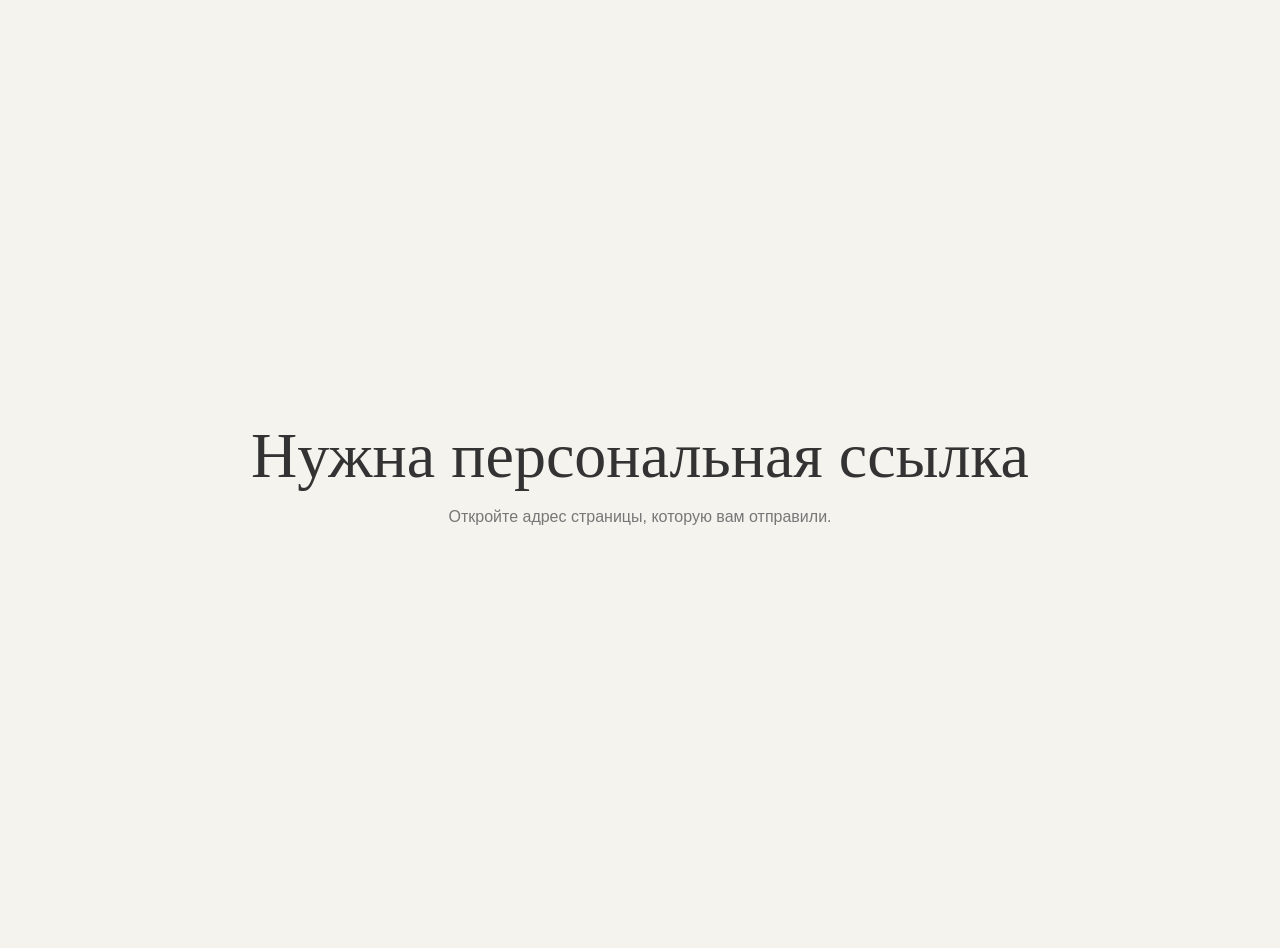
<file: index.html>
<!doctype html><html lang="ru"><head><meta charset="utf-8"><meta name="viewport" content="width=device-width,initial-scale=1"><meta name="robots" content="noindex,nofollow"><title>Персональная ссылка</title><style>body{min-height:100vh;display:grid;place-items:center;margin:0;background:#f5f3ee;color:#333;font:16px Arial,sans-serif;text-align:center;padding:24px}h1{font:normal clamp(36px,6vw,64px) Georgia,serif;margin:0 0 12px}p{margin:0;color:#777;line-height:1.5}</style></head><body><main><h1>Нужна персональная ссылка</h1><p>Откройте адрес страницы, которую вам отправили.</p></main></body></html>
</file>
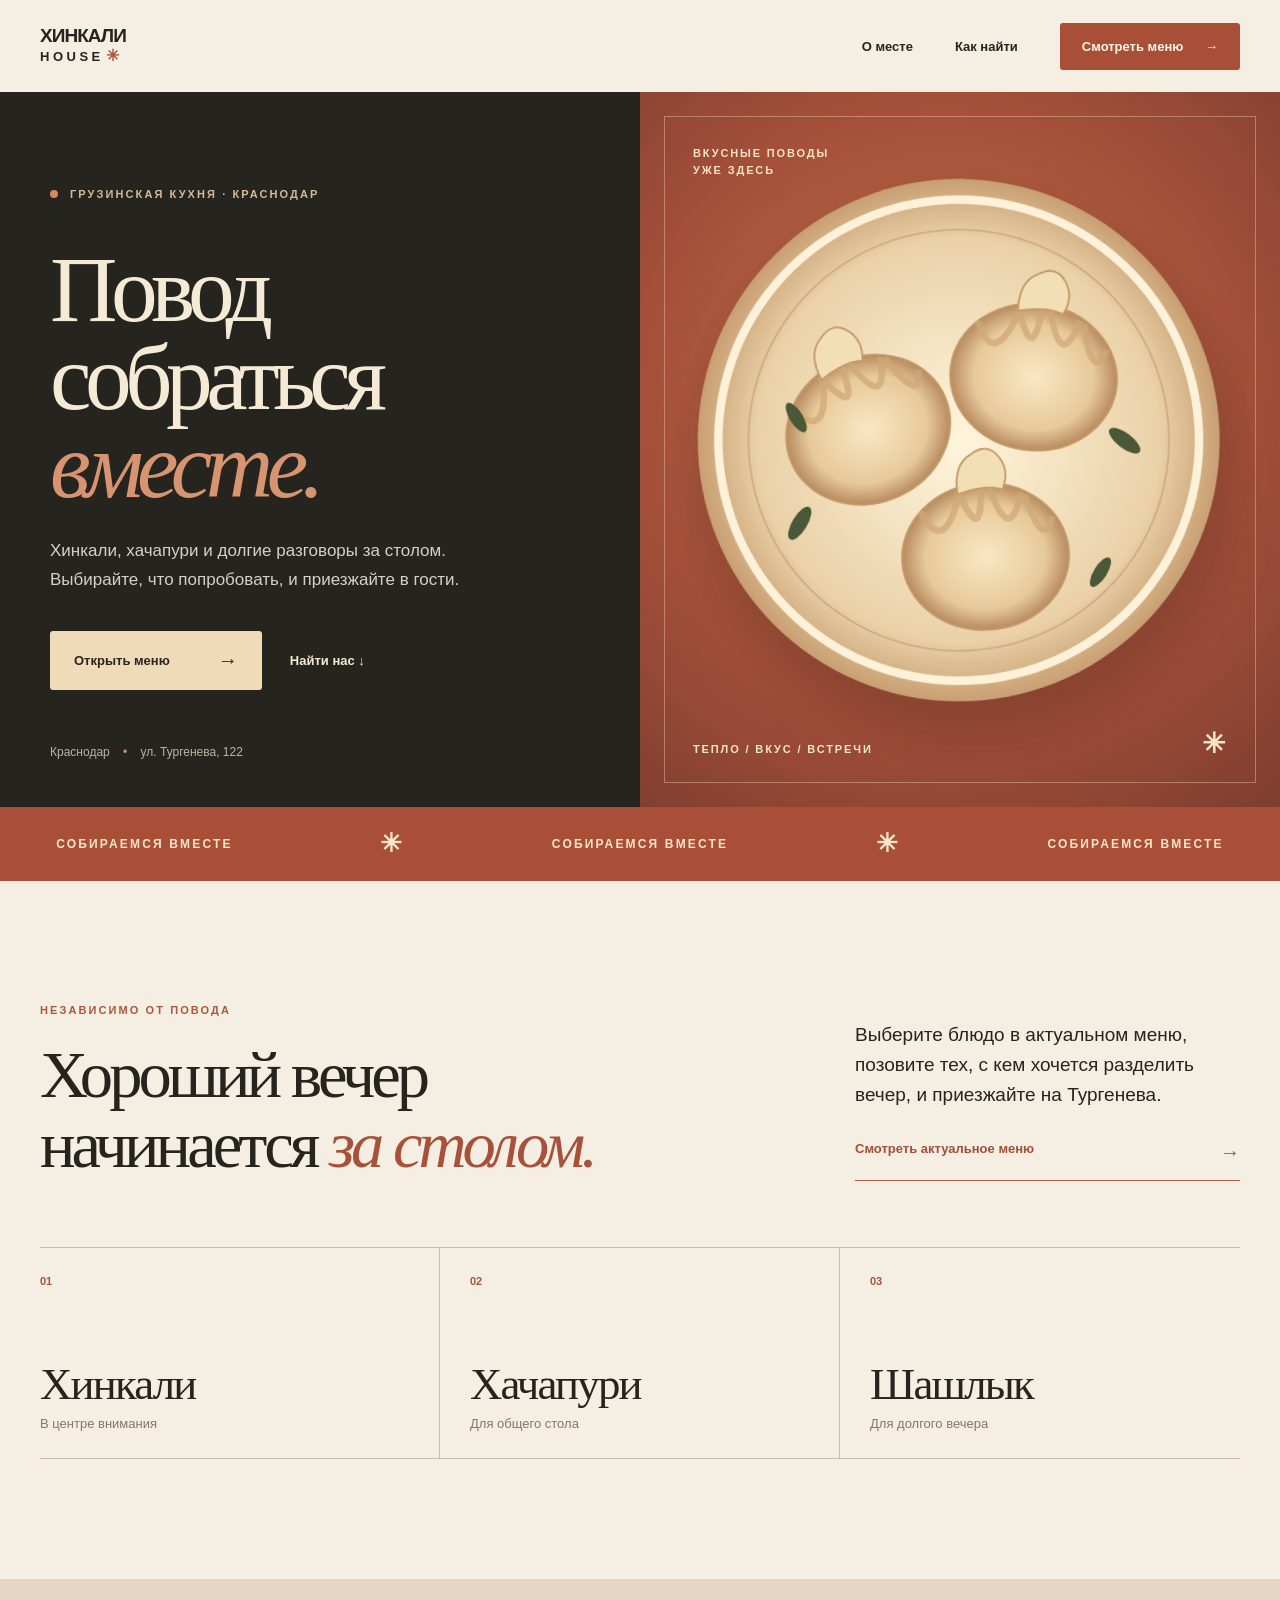
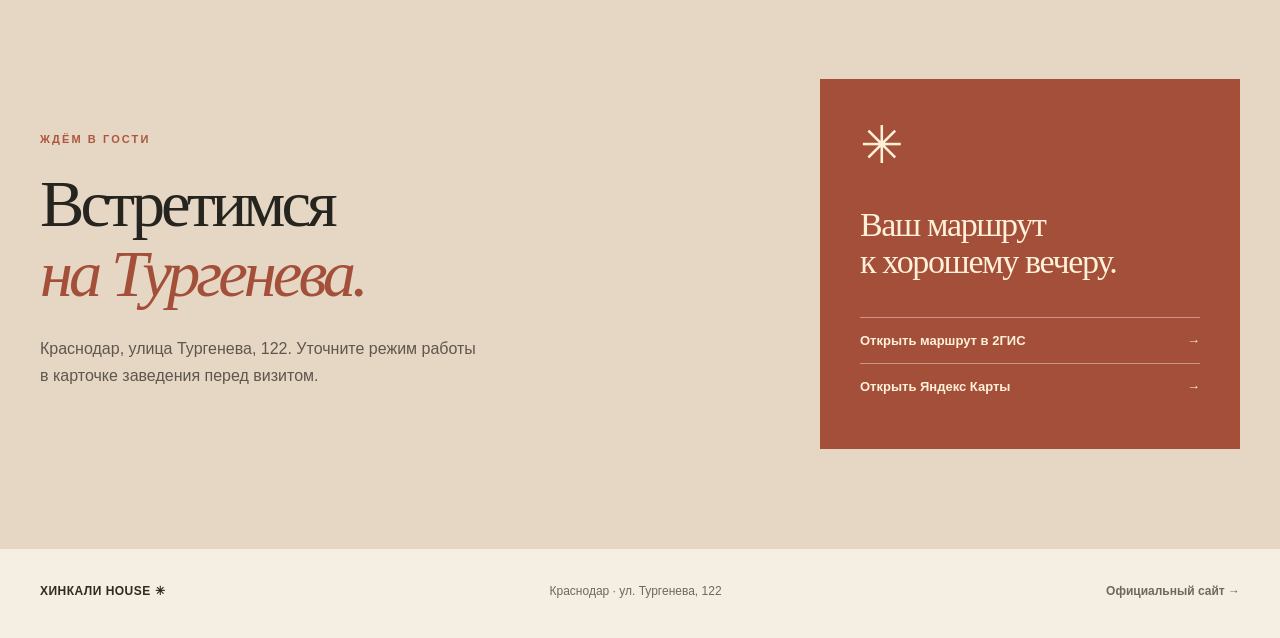
<file: khinkali-house/index.html>
<!doctype html>
<html lang="ru">
<head>
  <meta charset="utf-8">
  <meta name="viewport" content="width=device-width, initial-scale=1">
  <meta name="theme-color" content="#26241f">
  <meta name="description" content="Хинкали House в Краснодаре — грузинская кухня на Тургенева, 122. Откройте актуальное меню и маршрут до ресторана.">
  <title>Хинкали House — повод собраться вместе</title>
  <link rel="icon" type="image/svg+xml" href="favicon.svg">
  <link rel="stylesheet" href="style.css">
</head>
<body>
  <header class="site-header">
    <a class="wordmark" href="#top" aria-label="Хинкали House — наверх"><span>ХИНКАЛИ</span><span>HOUSE<span class="mark">✳</span></span></a>
    <nav aria-label="Разделы сайта"><a href="#idea">О месте</a><a href="#visit">Как найти</a><a class="nav-action" href="https://menu.khinkali-house.ru/заказать-онлайн/" target="_blank" rel="noopener noreferrer">Смотреть меню <span>→</span></a></nav>
  </header>
  <main id="top">
    <section class="hero">
      <div class="hero-copy">
        <p class="kicker"><span class="dot"></span> ГРУЗИНСКАЯ КУХНЯ · КРАСНОДАР</p>
        <h1>Повод<br>собраться<br><em>вместе.</em></h1>
        <p class="hero-lead">Хинкали, хачапури и долгие разговоры за столом. Выбирайте, что попробовать, и приезжайте в гости.</p>
        <div class="hero-actions"><a class="button cream" href="https://menu.khinkali-house.ru/заказать-онлайн/" target="_blank" rel="noopener noreferrer">Открыть меню <span>→</span></a><a class="subtle-link" href="#visit">Найти нас ↓</a></div>
        <p class="hero-address">Краснодар <span>•</span> ул. Тургенева, 122</p>
      </div>
      <div class="hero-art" aria-label="Декоративная иллюстрация хинкали на блюде" role="img">
        <div class="art-caption">ВКУСНЫЕ ПОВОДЫ<br>УЖЕ ЗДЕСЬ</div>
        <img src="hero.svg" alt="" width="620" height="680">
        <div class="art-bottom"><span>ТЕПЛО / ВКУС / ВСТРЕЧИ</span><span>✳</span></div>
      </div>
    </section>
    <div class="marquee" aria-hidden="true"><span>СОБИРАЕМСЯ ВМЕСТЕ</span><span>✳</span><span>СОБИРАЕМСЯ ВМЕСТЕ</span><span>✳</span><span>СОБИРАЕМСЯ ВМЕСТЕ</span></div>
    <section id="idea" class="intro wrap"><div class="intro-title"><p class="eyebrow">НЕЗАВИСИМО ОТ ПОВОДА</p><h2>Хороший вечер<br>начинается <em>за столом.</em></h2></div><div class="intro-copy"><p>Выберите блюдо в актуальном меню, позовите тех, с кем хочется разделить вечер, и приезжайте на Тургенева.</p><a class="arrow-link" href="https://menu.khinkali-house.ru/заказать-онлайн/" target="_blank" rel="noopener noreferrer">Смотреть актуальное меню <span>→</span></a></div></section>
    <section class="food-types wrap" aria-label="Блюда грузинской кухни"><div><span>01</span><strong>Хинкали</strong><small>В центре внимания</small></div><div><span>02</span><strong>Хачапури</strong><small>Для общего стола</small></div><div><span>03</span><strong>Шашлык</strong><small>Для долгого вечера</small></div></section>
    <section id="visit" class="visit"><div class="wrap visit-grid"><div><p class="eyebrow">ЖДЁМ В ГОСТИ</p><h2>Встретимся<br><em>на Тургенева.</em></h2><p>Краснодар, улица Тургенева, 122. Уточните режим работы в карточке заведения перед визитом.</p></div><div class="visit-card"><span class="visit-star">✳</span><p>Ваш маршрут<br>к хорошему вечеру.</p><a href="https://2gis.ru/krasnodar/firm/3237490513542285" target="_blank" rel="noopener noreferrer">Открыть маршрут в 2ГИС <span>→</span></a><a href="https://yandex.com/maps/org/khinkali_house/174339331518/" target="_blank" rel="noopener noreferrer">Открыть Яндекс Карты <span>→</span></a></div></div></section>
  </main>
  <footer class="footer wrap"><span class="footer-brand">ХИНКАЛИ HOUSE ✳</span><span>Краснодар · ул. Тургенева, 122</span><a href="https://khinkali-house.ru/" target="_blank" rel="noopener noreferrer">Официальный сайт →</a></footer>
</body>
</html>
</file>
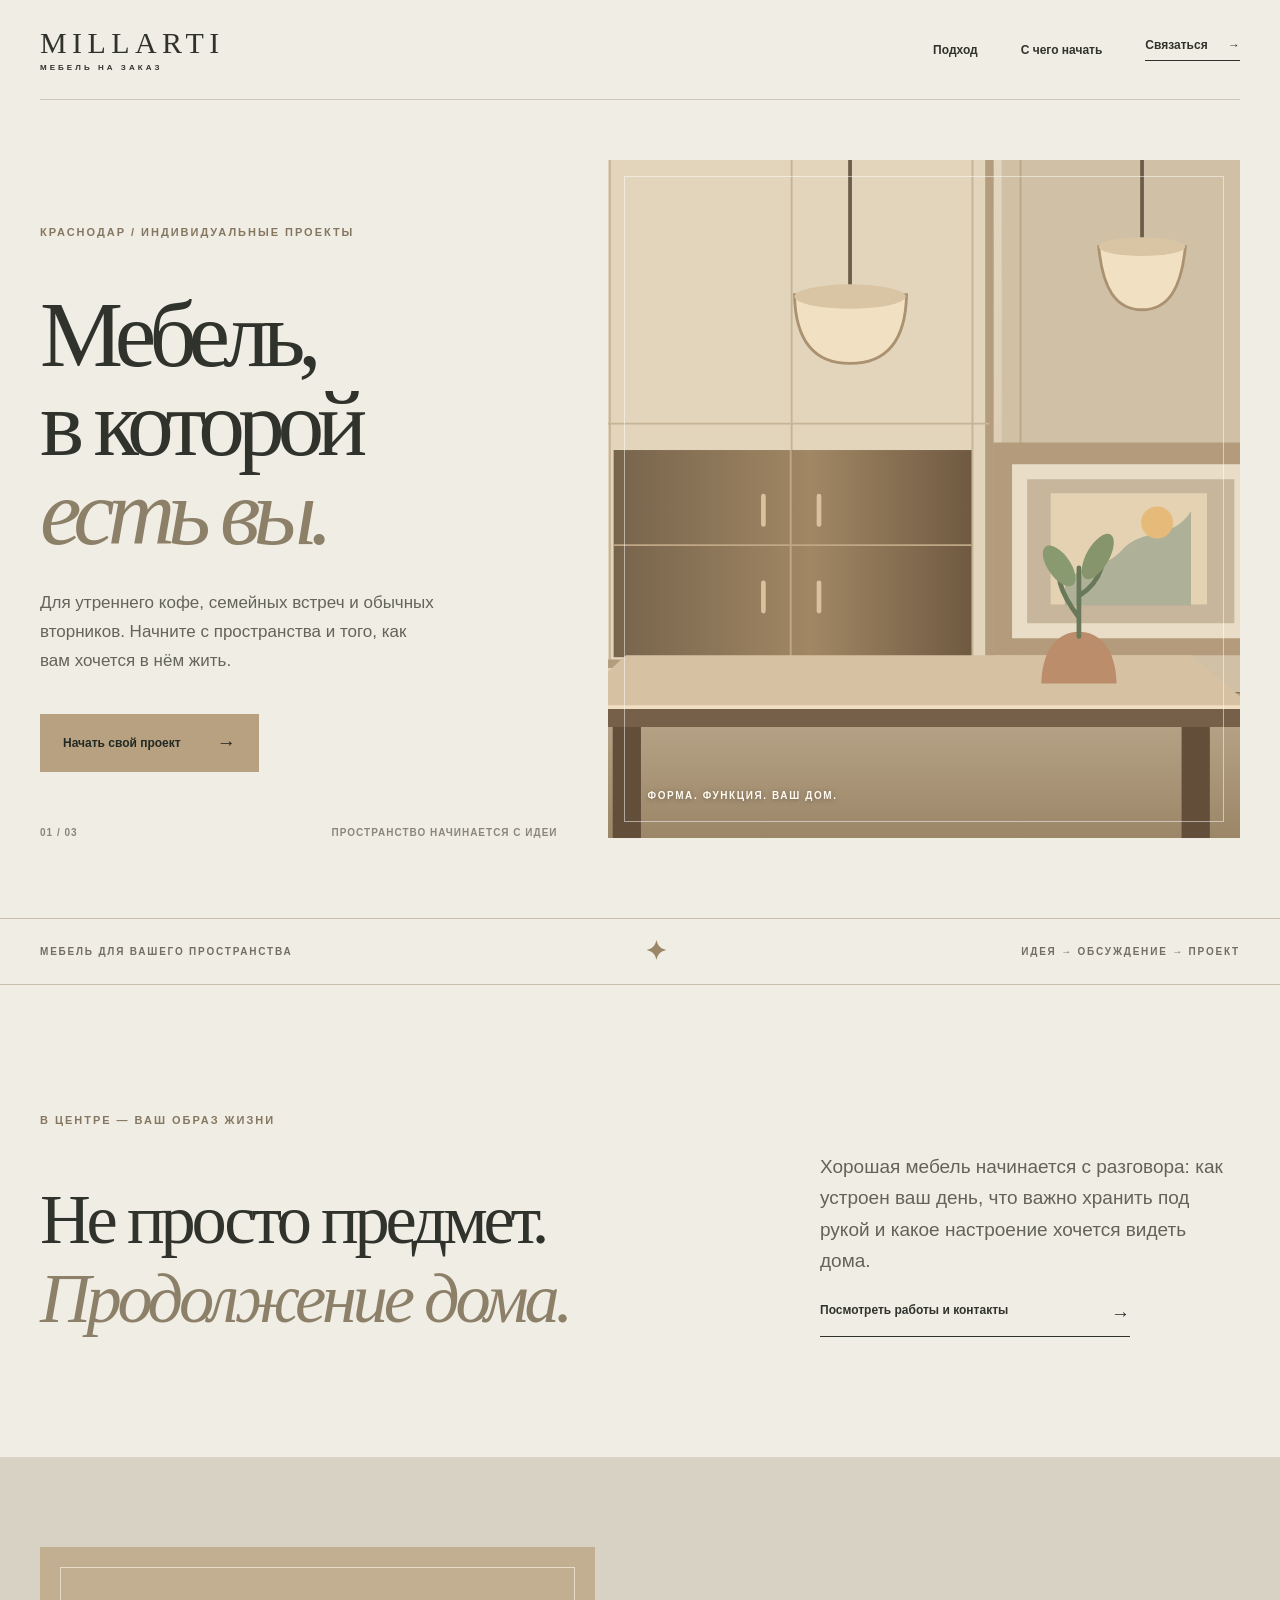
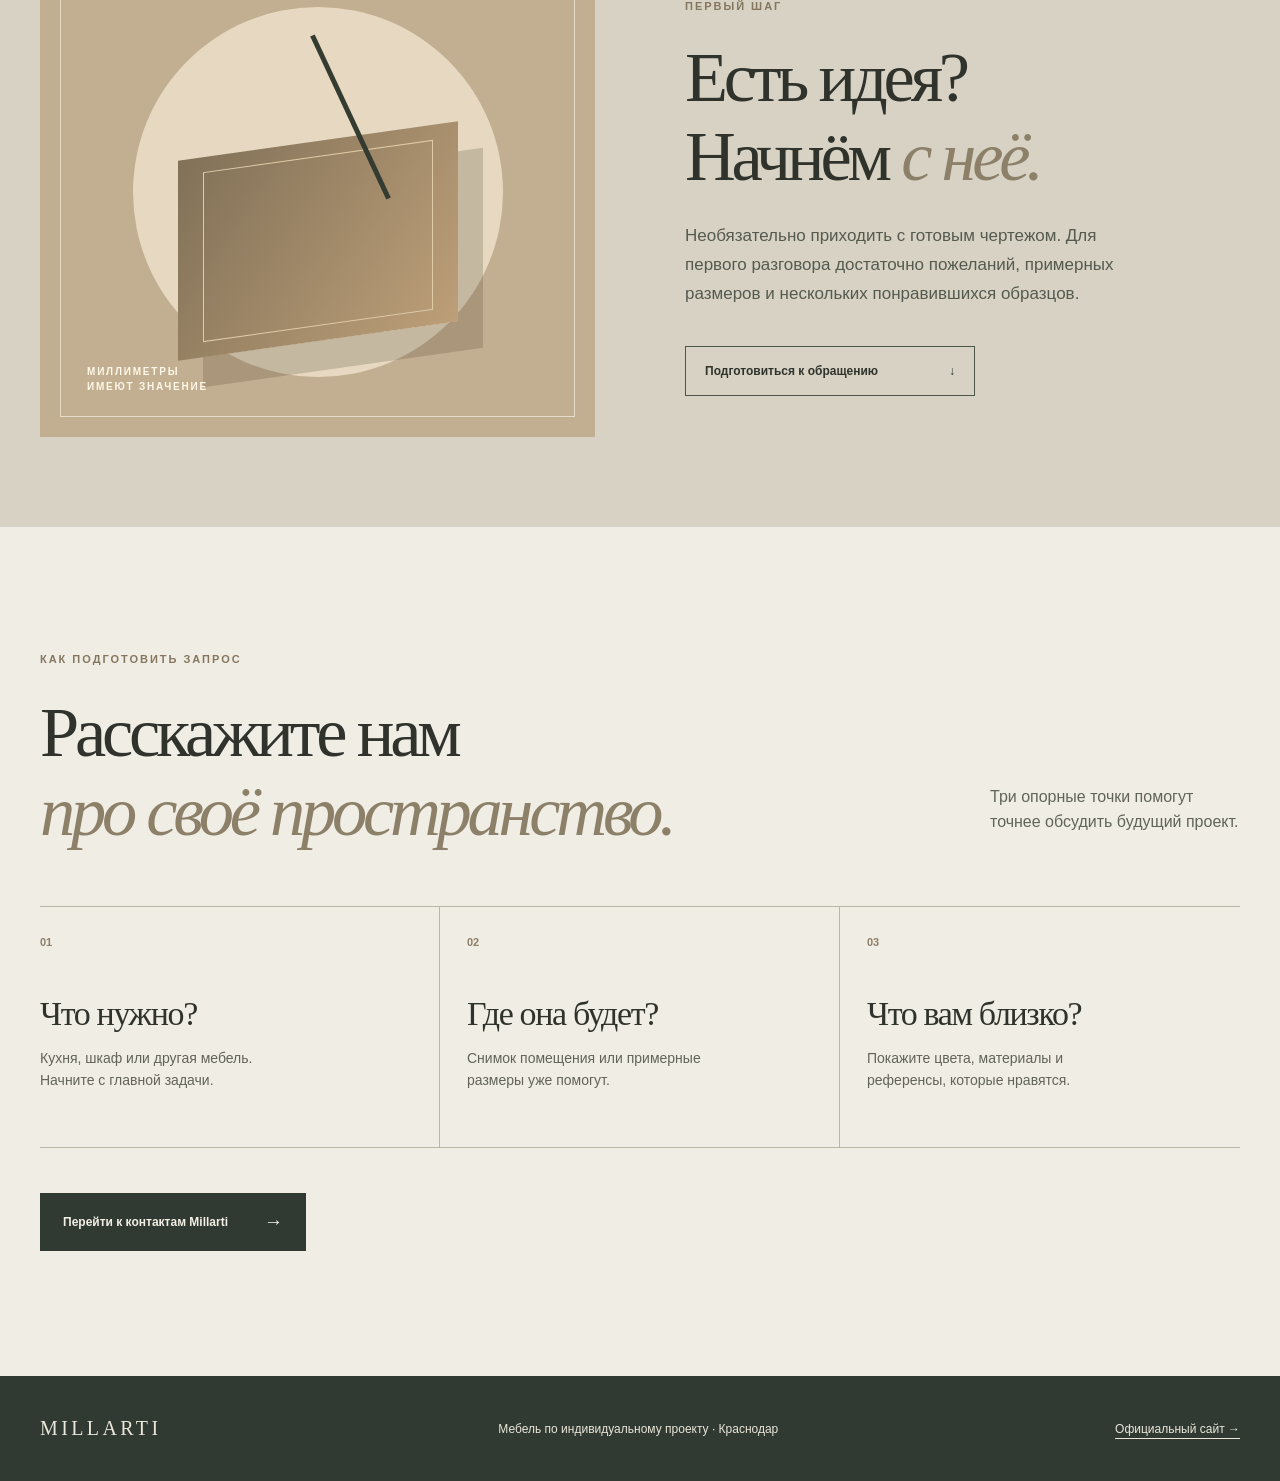
<file: millarti/index.html>
<!doctype html>
<html lang="ru">
<head>
  <meta charset="utf-8"><meta name="viewport" content="width=device-width, initial-scale=1">
  <meta name="theme-color" content="#f0ede5">
  <meta name="description" content="Millarti — мебель по индивидуальному проекту в Краснодаре. Начните с идеи, размеров и примеров того, что вам нравится.">
  <title>Millarti — пространство, которое отражает вас</title>
  <link rel="icon" type="image/svg+xml" href="favicon.svg"><link rel="stylesheet" href="style.css">
</head>
<body>
  <header class="site-header" id="top"><a class="logo" href="#top" aria-label="Millarti — наверх">MILLARTI<span>МЕБЕЛЬ НА ЗАКАЗ</span></a><nav aria-label="Разделы сайта"><a href="#approach">Подход</a><a href="#first-step">С чего начать</a><a class="head-cta" href="https://millarti.ru/" target="_blank" rel="noopener noreferrer">Связаться <span>→</span></a></nav></header>
  <main>
    <section class="hero wrap"><div class="hero-copy"><p class="eyebrow">КРАСНОДАР / ИНДИВИДУАЛЬНЫЕ ПРОЕКТЫ</p><h1>Мебель,<br>в которой<br><em>есть вы.</em></h1><p class="lead">Для утреннего кофе, семейных встреч и обычных вторников. Начните с пространства и того, как вам хочется в нём жить.</p><a class="button" href="#first-step">Начать свой проект <span>→</span></a><div class="hero-index"><span>01 / 03</span><span>ПРОСТРАНСТВО НАЧИНАЕТСЯ С ИДЕИ</span></div></div><div class="hero-image"><img src="room.svg" width="800" height="720" alt="Декоративная иллюстрация интерьера с мебелью"><span class="image-label">ФОРМА. ФУНКЦИЯ. ВАШ ДОМ.</span></div></section>
    <div class="ribbon"><div class="wrap"><span>МЕБЕЛЬ ДЛЯ ВАШЕГО ПРОСТРАНСТВА</span><span>✦</span><span>ИДЕЯ → ОБСУЖДЕНИЕ → ПРОЕКТ</span></div></div>
    <section class="statement wrap" id="approach"><p class="eyebrow">В ЦЕНТРЕ — ВАШ ОБРАЗ ЖИЗНИ</p><div class="statement-grid"><h2>Не просто предмет.<br><em>Продолжение дома.</em></h2><div><p>Хорошая мебель начинается с разговора: как устроен ваш день, что важно хранить под рукой и какое настроение хочется видеть дома.</p><a class="text-link" href="https://millarti.ru/" target="_blank" rel="noopener noreferrer">Посмотреть работы и контакты <span>→</span></a></div></div></section>
    <section class="detail-section"><div class="wrap detail-grid"><div class="detail-art" aria-hidden="true"><span class="detail-circle"></span><span class="detail-block"></span><span class="detail-line"></span><span class="detail-caption">МИЛЛИМЕТРЫ<br>ИМЕЮТ ЗНАЧЕНИЕ</span></div><div class="detail-copy"><p class="eyebrow">ПЕРВЫЙ ШАГ</p><h2>Есть идея?<br>Начнём <em>с неё.</em></h2><p>Необязательно приходить с готовым чертежом. Для первого разговора достаточно пожеланий, примерных размеров и нескольких понравившихся образцов.</p><a class="outlined-link" href="#first-step">Подготовиться к обращению <span>↓</span></a></div></div></section>
    <section id="first-step" class="start wrap"><p class="eyebrow">КАК ПОДГОТОВИТЬ ЗАПРОС</p><div class="start-head"><h2>Расскажите нам<br><em>про своё пространство.</em></h2><p>Три опорные точки помогут точнее обсудить будущий проект.</p></div><div class="steps"><article><span>01</span><h3>Что нужно?</h3><p>Кухня, шкаф или другая мебель. Начните с главной задачи.</p></article><article><span>02</span><h3>Где она будет?</h3><p>Снимок помещения или примерные размеры уже помогут.</p></article><article><span>03</span><h3>Что вам близко?</h3><p>Покажите цвета, материалы и референсы, которые нравятся.</p></article></div><a class="button dark" href="https://millarti.ru/" target="_blank" rel="noopener noreferrer">Перейти к контактам Millarti <span>→</span></a></section>
  </main>
  <footer class="footer"><div class="wrap"><span class="footer-logo">MILLARTI</span><span>Мебель по индивидуальному проекту · Краснодар</span><a href="https://millarti.ru/" target="_blank" rel="noopener noreferrer">Официальный сайт →</a></div></footer>
</body>
</html>
</file>
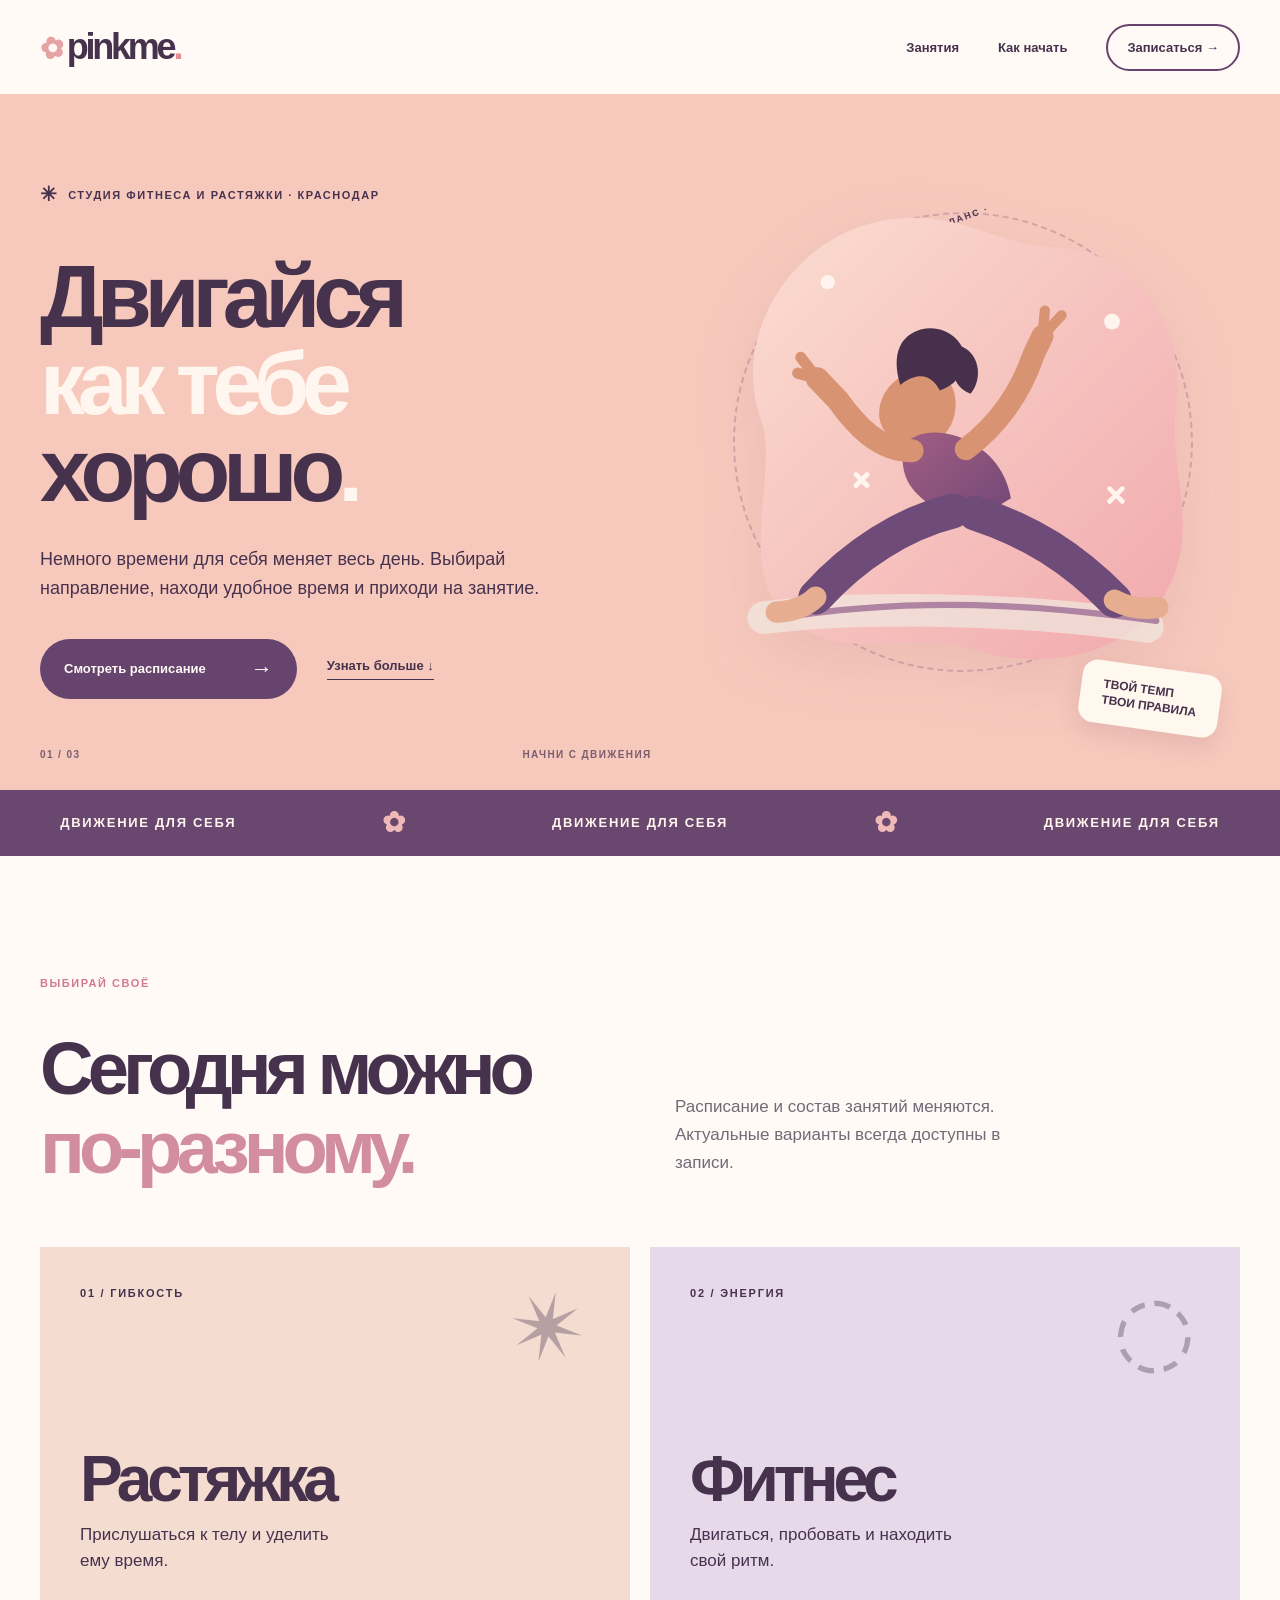
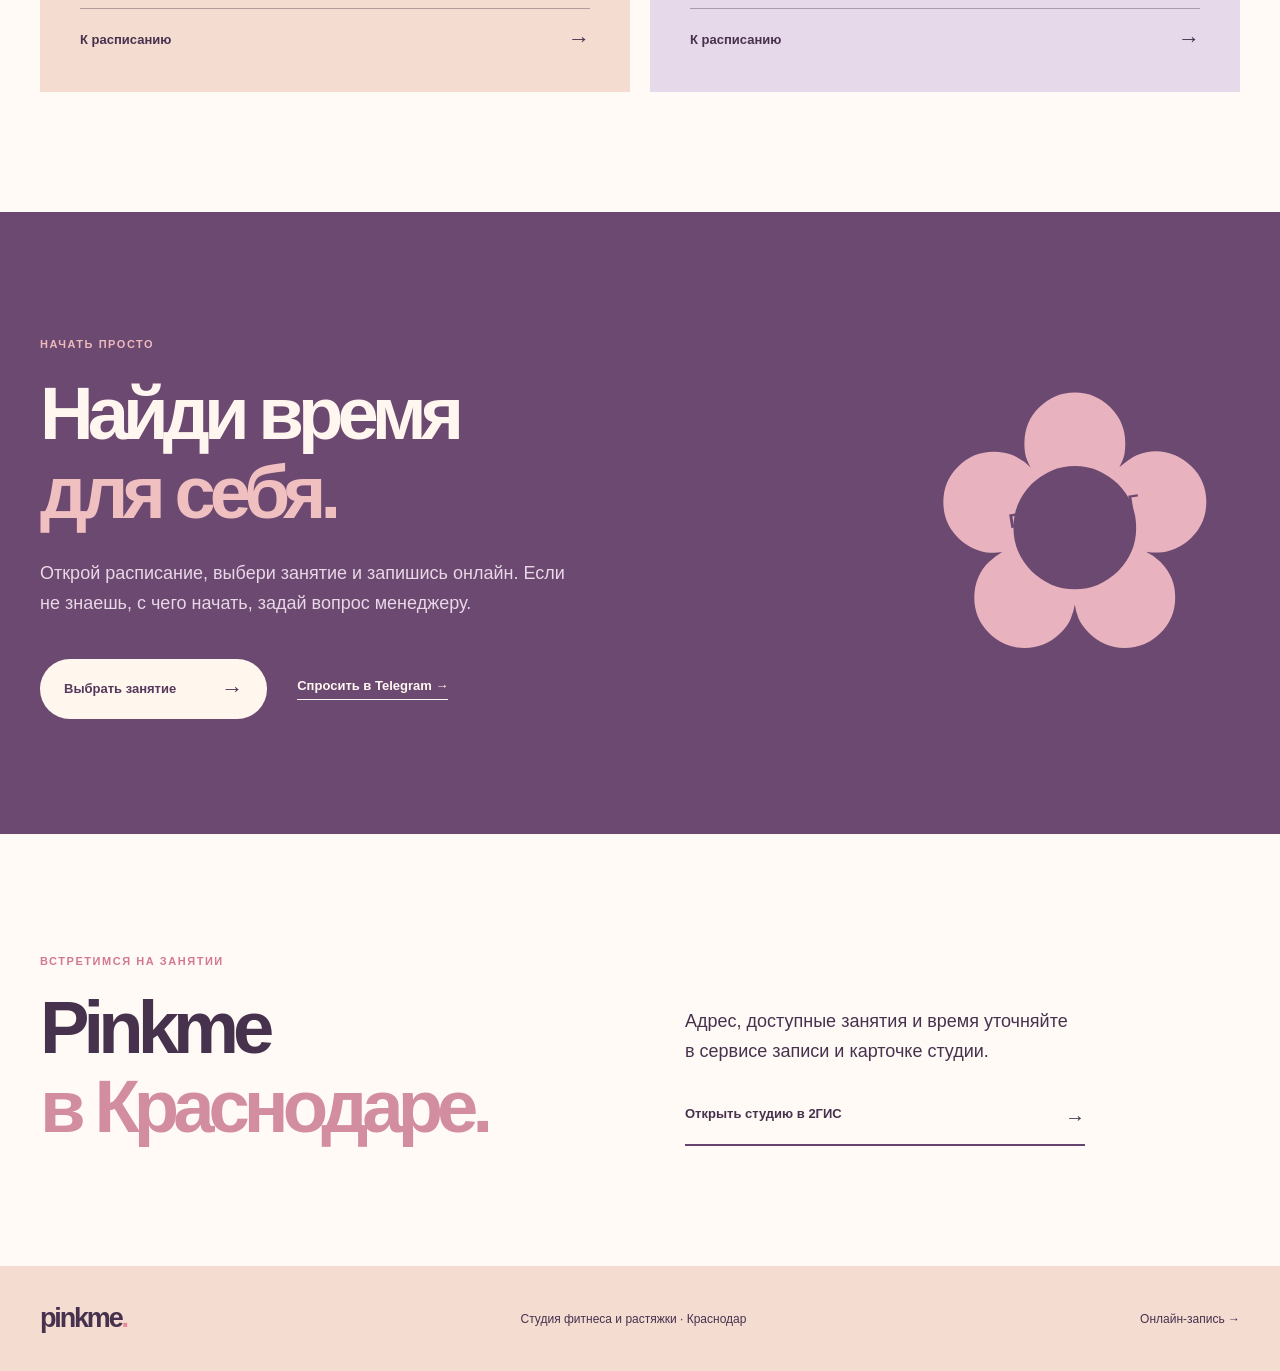
<file: pinkme/index.html>
<!doctype html>
<html lang="ru">
<head>
  <meta charset="utf-8"><meta name="viewport" content="width=device-width, initial-scale=1">
  <meta name="theme-color" content="#f7c9bd">
  <meta name="description" content="Pinkme — студия фитнеса и растяжки в Краснодаре. Выберите занятие и запишитесь онлайн.">
  <title>Pinkme — движение в своём ритме</title>
  <link rel="icon" type="image/svg+xml" href="favicon.svg"><link rel="stylesheet" href="style.css">
</head>
<body>
  <header class="site-header" id="top"><a class="logo" href="#top" aria-label="Pinkme — наверх"><span class="logo-flower">✿</span>pinkme<span class="logo-dot">.</span></a><nav aria-label="Разделы сайта"><a href="#directions">Занятия</a><a href="#how">Как начать</a><a class="head-button" href="https://n1954389.yclients.com/" target="_blank" rel="noopener noreferrer">Записаться →</a></nav></header>
  <main>
    <section class="hero"><div class="wrap hero-grid"><div class="hero-copy"><p class="eyebrow"><span class="tiny-star">✳</span> СТУДИЯ ФИТНЕСА И РАСТЯЖКИ · КРАСНОДАР</p><h1>Двигайся<br><span>как тебе</span><br>хорошо<span class="period">.</span></h1><p class="lead">Немного времени для себя меняет весь день. Выбирай направление, находи удобное время и приходи на занятие.</p><div class="hero-actions"><a class="button purple" href="https://n1954389.yclients.com/" target="_blank" rel="noopener noreferrer">Смотреть расписание <span>→</span></a><a class="link-down" href="#directions">Узнать больше ↓</a></div><div class="hero-note"><span>01 / 03</span><span>НАЧНИ С ДВИЖЕНИЯ</span></div></div><div class="hero-art"><span class="circle-text">ДВИЖЕНИЕ · РАДОСТЬ · БАЛАНС ·</span><img src="movement.svg" width="700" height="700" alt="Декоративная иллюстрация занятия движением"><span class="art-tag">ТВОЙ ТЕМП<br>ТВОИ ПРАВИЛА</span></div></div></section>
    <div class="ticker" aria-hidden="true"><span>ДВИЖЕНИЕ ДЛЯ СЕБЯ</span><span>✿</span><span>ДВИЖЕНИЕ ДЛЯ СЕБЯ</span><span>✿</span><span>ДВИЖЕНИЕ ДЛЯ СЕБЯ</span></div>
    <section id="directions" class="directions wrap"><div class="section-top"><p class="eyebrow">ВЫБИРАЙ СВОЁ</p><h2>Сегодня можно<br><em>по-разному.</em></h2><p>Расписание и состав занятий меняются. Актуальные варианты всегда доступны в записи.</p></div><div class="cards"><article class="card stretch"><div class="card-icon" aria-hidden="true">✴</div><span class="card-no">01 / ГИБКОСТЬ</span><h3>Растяжка</h3><p>Прислушаться к телу и уделить ему время.</p><a href="https://n1954389.yclients.com/" target="_blank" rel="noopener noreferrer" aria-label="Посмотреть занятия по растяжке">К расписанию <span>→</span></a></article><article class="card fitness"><div class="card-icon" aria-hidden="true">◌</div><span class="card-no">02 / ЭНЕРГИЯ</span><h3>Фитнес</h3><p>Двигаться, пробовать и находить свой ритм.</p><a href="https://n1954389.yclients.com/" target="_blank" rel="noopener noreferrer" aria-label="Посмотреть занятия по фитнесу">К расписанию <span>→</span></a></article></div></section>
    <section id="how" class="how"><div class="wrap how-grid"><div><p class="eyebrow">НАЧАТЬ ПРОСТО</p><h2>Найди время<br><em>для себя.</em></h2><p>Открой расписание, выбери занятие и запишись онлайн. Если не знаешь, с чего начать, задай вопрос менеджеру.</p><div class="how-actions"><a class="button light" href="https://n1954389.yclients.com/" target="_blank" rel="noopener noreferrer">Выбрать занятие <span>→</span></a><a class="ask-link" href="https://t.me/pinkme_manager" target="_blank" rel="noopener noreferrer">Спросить в Telegram →</a></div></div><div class="how-flower" aria-hidden="true"><span>✿</span><small>ПЕРВЫЙ ШАГ<br>СДЕЛАН</small></div></div></section>
    <section class="location wrap"><div><p class="eyebrow">ВСТРЕТИМСЯ НА ЗАНЯТИИ</p><h2>Pinkme<br><em>в Краснодаре.</em></h2></div><div><p>Адрес, доступные занятия и время уточняйте в сервисе записи и карточке студии.</p><a class="map-link" href="https://2gis.ru/krasnodar/firm/70000001111577745" target="_blank" rel="noopener noreferrer">Открыть студию в 2ГИС <span>→</span></a></div></section>
  </main>
  <footer class="footer"><div class="wrap"><span class="footer-logo">pinkme<span>.</span></span><span>Студия фитнеса и растяжки · Краснодар</span><a href="https://n1954389.yclients.com/" target="_blank" rel="noopener noreferrer">Онлайн-запись →</a></div></footer>
</body>
</html>
</file>
<file: khinkali-house/style.css>
:root{font-family:Arial,Helvetica,sans-serif;color:#26241f;background:#f4eee3;scroll-behavior:smooth}*{box-sizing:border-box}body{margin:0}a{color:inherit;text-decoration:none}a:focus-visible{outline:3px solid #dbac78;outline-offset:4px}img{max-width:100%;display:block}.wrap{width:min(100% - 80px,1260px);margin-inline:auto}.site-header{height:92px;padding-inline:max(40px,calc((100vw - 1260px)/2));display:flex;align-items:center;justify-content:space-between;background:#f4eee3}.wordmark{font-size:19px;line-height:.89;font-weight:900;letter-spacing:-.05em;display:grid}.wordmark span+span{font-size:13px;letter-spacing:.27em;margin-top:4px}.wordmark .mark{font-size:16px;color:#ab563d;letter-spacing:0;margin-left:2px}.site-header nav{display:flex;align-items:center;gap:42px;font-size:13px;font-weight:700}.site-header nav>a:hover,.subtle-link:hover,.footer a:hover{color:#ad593c}.site-header .nav-action{background:#a94f37;color:#fff6e7;padding:16px 22px;border-radius:3px;transition:background .2s}.site-header .nav-action:hover{background:#843c2d;color:#fff6e7}.nav-action span{margin-left:18px}.hero{min-height:675px;display:grid;grid-template-columns:1fr 1fr;background:#26241f;color:#f5ead5}.hero-copy{padding:85px max(50px,calc((100vw - 1260px)/2)) 36px;display:flex;flex-direction:column;align-items:flex-start}.kicker,.eyebrow{font-size:11px;font-weight:800;letter-spacing:.19em}.kicker{display:flex;align-items:center;gap:12px;color:#d4bb97;white-space:nowrap}.dot{width:8px;height:8px;background:#d68760;border-radius:50%}.hero h1,h2,.visit-card p{font-family:Georgia,'Times New Roman',serif;font-weight:400}.hero h1{font-size:clamp(74px,7.3vw,125px);line-height:.94;letter-spacing:-.07em;margin:35px 0 28px}.hero h1 em,.intro h2 em,.visit h2 em{font-weight:400;color:#d79470}.hero-lead{max-width:445px;font-size:17px;line-height:1.65;color:#d8d0c3;margin:0}.hero-actions{display:flex;align-items:center;gap:28px;margin-top:37px}.button{min-height:59px;display:inline-flex;align-items:center;justify-content:space-between;gap:48px;padding:0 24px;font-size:13px;font-weight:800;border-radius:3px;transition:transform .2s,background .2s}.button:hover{transform:translateY(-3px)}.button.cream{background:#f0dbb8;color:#2a251d}.button.cream:hover{background:#fff4dc}.button span{font-size:20px;font-weight:400}.subtle-link{font-size:13px;font-weight:700}.hero-address{font-size:12px;color:#bdb2a1;margin-top:auto;padding-top:55px}.hero-address span{padding:0 10px;color:#d79470}.hero-art{position:relative;min-height:675px;background:radial-gradient(circle at 47% 44%,#c0784e 0,#a55039 57%,#7d3d30 100%);overflow:hidden;display:flex;align-items:center;justify-content:center}.hero-art:before{content:'';position:absolute;inset:24px;border:1px solid rgba(255,237,204,.35);pointer-events:none}.hero-art img{width:min(91%,640px);filter:drop-shadow(0 25px 30px rgba(67,30,20,.16));transform:rotate(-8deg)}.art-caption,.art-bottom{position:absolute;z-index:2;color:#f7e5c7;font-weight:800;font-size:11px;letter-spacing:.17em;line-height:1.5}.art-caption{top:53px;left:53px}.art-bottom{bottom:49px;left:53px;right:53px;display:flex;justify-content:space-between;align-items:end}.art-bottom span:last-child{font-size:28px;line-height:1}.marquee{height:74px;background:#aa4f37;color:#f8e6c9;display:flex;align-items:center;justify-content:space-around;gap:35px;overflow:hidden;white-space:nowrap;font-size:12px;font-weight:900;letter-spacing:.18em}.marquee span:nth-child(even){font-size:26px}.intro{display:grid;grid-template-columns:1.3fr .7fr;gap:100px;align-items:end;padding-top:112px;padding-bottom:66px}.eyebrow{color:#ac563d}.intro h2,.visit h2{font-size:clamp(49px,5.2vw,82px);line-height:1.06;letter-spacing:-.06em;margin:24px 0 0}.intro h2 em{color:#a7513a}.intro-copy p{font-size:19px;line-height:1.6;margin:0 0 30px}.arrow-link{display:flex;justify-content:space-between;gap:25px;border-bottom:1px solid #a85a44;padding-bottom:16px;color:#a34f39;font-size:13px;font-weight:800}.arrow-link span{font-size:20px;font-weight:400}.food-types{display:grid;grid-template-columns:repeat(3,1fr);border-top:1px solid #c9bcaa;border-bottom:1px solid #c9bcaa;margin-bottom:120px}.food-types>div{min-height:210px;padding:27px 30px;display:flex;flex-direction:column;border-right:1px solid #c9bcaa}.food-types>div:first-child{padding-left:0}.food-types>div:last-child{border-right:0}.food-types span{color:#a5573d;font-size:11px;font-weight:800}.food-types strong{font-family:Georgia,serif;font-size:clamp(31px,3.5vw,52px);font-weight:400;margin:auto 0 6px;letter-spacing:-.04em}.food-types small{font-size:13px;color:#82786b}.visit{background:#e5d7c4;padding:100px 0}.visit-grid{display:grid;grid-template-columns:1fr 420px;gap:80px;align-items:center}.visit h2{margin-bottom:25px}.visit h2 em{color:#a34f39}.visit-grid>div>p:last-child{font-size:16px;line-height:1.7;max-width:440px;color:#5f564d}.visit-card{background:#a34f39;color:#fff0d8;min-height:370px;padding:40px;display:flex;flex-direction:column}.visit-star{font-size:52px;line-height:1}.visit-card p{font-size:34px;line-height:1.1;letter-spacing:-.04em;margin:35px 0 auto}.visit-card a{display:flex;justify-content:space-between;border-top:1px solid rgba(255,255,255,.4);padding:15px 0;font-size:13px;font-weight:700}.visit-card a:hover{color:#f5c596}.footer{display:flex;align-items:center;justify-content:space-between;gap:20px;padding-top:35px;padding-bottom:40px;font-size:12px;color:#71685c}.footer-brand{color:#302a23;font-weight:900;letter-spacing:.04em}.footer a{font-weight:700}
@media(max-width:1000px){.hero-copy{padding-left:42px;padding-right:35px}.hero h1{font-size:clamp(70px,8vw,95px)}.intro{gap:55px}.visit-grid{gap:35px;grid-template-columns:1fr 360px}}@media(max-width:700px){.wrap{width:min(100% - 38px,1260px)}.site-header{height:76px;padding-inline:19px}.site-header nav{gap:0}.site-header nav>a:not(.nav-action){display:none}.site-header .nav-action{padding:13px 14px;font-size:11px}.nav-action span{margin-left:6px}.hero{grid-template-columns:1fr}.hero-copy{padding:65px 21px 35px;min-height:620px}.hero h1{font-size:clamp(70px,13vw,105px)}.hero-art{min-height:450px}.hero-art img{width:min(87%,480px)}.art-caption{top:39px;left:39px}.art-bottom{bottom:34px;left:39px;right:39px}.marquee{height:59px;font-size:10px}.intro,.visit-grid{grid-template-columns:1fr;gap:30px}.intro{padding-block:80px 50px}.intro h2,.visit h2{font-size:clamp(48px,10vw,68px)}.food-types{margin-bottom:80px}.food-types>div{min-height:145px;padding:20px 12px}.food-types strong{font-size:clamp(23px,5vw,32px)}.food-types small{font-size:11px}.visit{padding-block:75px}.visit-card{min-height:330px}.footer{flex-wrap:wrap}}@media(max-width:390px){.hero h1{font-size:67px}.hero-actions{gap:16px}.button{gap:15px;padding-inline:16px}.food-types>div{padding-inline:9px}.food-types strong{font-size:22px}}@media(prefers-reduced-motion:reduce){:root{scroll-behavior:auto}.button{transition:none}}

.hero-art img{height:auto}
</file>
<file: millarti/style.css>
:root{font-family:Arial,Helvetica,sans-serif;color:#30332c;background:#f0ede5;scroll-behavior:smooth}*{box-sizing:border-box}body{margin:0}a{text-decoration:none;color:inherit}a:focus-visible{outline:3px solid #9b8765;outline-offset:4px}img{max-width:100%;display:block}.wrap{width:min(100% - 80px,1280px);margin-inline:auto}.site-header{height:100px;width:min(100% - 80px,1280px);margin:auto;display:flex;align-items:center;justify-content:space-between;border-bottom:1px solid #cfc9ba}.logo{font-family:Georgia,serif;font-size:30px;letter-spacing:.18em;line-height:1;display:flex;flex-direction:column;gap:5px}.logo span{font:700 8px Arial,sans-serif;letter-spacing:.38em}.site-header nav{display:flex;gap:43px;align-items:center;font-size:12px;font-weight:700}.site-header nav a:hover,.text-link:hover,.footer a:hover{color:#9b815e}.head-cta{border-bottom:1px solid currentColor;padding-bottom:8px}.head-cta span{margin-left:17px}.hero{display:grid;grid-template-columns:.9fr 1.1fr;gap:50px;padding-top:60px;padding-bottom:80px;min-height:760px}.hero-copy{display:flex;align-items:flex-start;flex-direction:column;padding:55px 0 0}.eyebrow{font-size:11px;font-weight:800;letter-spacing:.18em;color:#85775f}.hero h1,h2,h3{font-family:Georgia,'Times New Roman',serif;font-weight:400}.hero h1{font-size:clamp(72px,7.3vw,118px);letter-spacing:-.075em;line-height:.95;margin:42px 0 32px}.hero h1 em,.statement h2 em,.detail-copy h2 em,.start h2 em{color:#8d8069;font-weight:400}.lead{font-size:17px;line-height:1.7;color:#63645a;max-width:400px;margin:0 0 38px}.button{background:#b7a180;color:#232923;min-height:58px;padding:0 23px;display:inline-flex;justify-content:space-between;align-items:center;gap:36px;font-size:12px;font-weight:800;transition:background .2s,transform .2s}.button:hover{background:#d1ba96;transform:translateY(-3px)}.button span{font-size:19px;font-weight:400}.button.dark{background:#303a32;color:#f2efe5}.button.dark:hover{background:#53604d}.hero-index{margin-top:auto;padding-top:55px;width:100%;display:flex;justify-content:space-between;color:#8a867a;font-size:10px;font-weight:700;letter-spacing:.1em}.hero-image{position:relative;overflow:hidden;background:#dbc8a8;min-height:570px}.hero-image img{width:100%;height:100%;object-fit:cover}.hero-image:after{content:'';position:absolute;inset:16px;border:1px solid rgba(255,255,255,.5);pointer-events:none}.image-label{position:absolute;bottom:37px;left:40px;font-size:10px;font-weight:800;letter-spacing:.16em;color:#fffaf0;text-shadow:0 1px 5px #6d624f}.ribbon{border-top:1px solid #c6bcaa;border-bottom:1px solid #c6bcaa}.ribbon .wrap{min-height:65px;display:flex;align-items:center;justify-content:space-between;gap:20px;font-size:10px;letter-spacing:.18em;font-weight:800;color:#726e61}.ribbon span:nth-child(2){font-size:26px;color:#9c8668}.statement{padding-top:118px;padding-bottom:120px}.statement-grid{display:grid;grid-template-columns:1.25fr .75fr;align-items:end;gap:80px;margin-top:25px}.statement h2,.detail-copy h2,.start h2{font-size:clamp(50px,5.5vw,82px);line-height:1.12;letter-spacing:-.06em;margin:0}.statement-grid>div p{font-size:19px;line-height:1.65;color:#626359;margin:0 0 27px}.text-link{font-size:12px;font-weight:800;border-bottom:1px solid currentColor;padding-bottom:11px;display:flex;justify-content:space-between;gap:25px;max-width:310px}.text-link span{font-size:19px;font-weight:400}.detail-section{background:#d7d2c4;padding:90px 0}.detail-grid{display:grid;grid-template-columns:1fr 1fr;gap:90px;align-items:center}.detail-art{height:490px;background:#c2ae90;position:relative;overflow:hidden}.detail-art:after{content:'';position:absolute;inset:20px;border:1px solid #e8dcc9}.detail-circle{position:absolute;width:370px;height:370px;background:#e7d9c1;border-radius:50%;left:calc(50% - 185px);top:60px}.detail-block{position:absolute;width:280px;height:200px;background:linear-gradient(125deg,#817158,#bd9f78);top:194px;left:calc(50% - 140px);transform:skewY(-8deg);box-shadow:25px 30px 0 rgba(80,66,45,.22)}.detail-block:after{content:'';position:absolute;inset:15px 25px;border:1px solid #e0cba8}.detail-line{position:absolute;width:5px;height:180px;background:#343c32;left:calc(50% + 30px);top:80px;transform:rotate(-25deg)}.detail-caption{position:absolute;z-index:2;bottom:43px;left:47px;color:#fff7e8;font-size:10px;font-weight:800;letter-spacing:.18em;line-height:1.5}.detail-copy h2{margin:26px 0}.detail-copy>p:not(.eyebrow){color:#555a50;font-size:17px;line-height:1.7;max-width:440px}.outlined-link{border:1px solid #4c5548;display:inline-flex;justify-content:space-between;gap:30px;min-width:290px;padding:17px 19px;margin-top:20px;font-size:12px;font-weight:800}.outlined-link:hover{background:#303a32;color:#fff}.start{padding-top:115px;padding-bottom:125px}.start-head{display:flex;justify-content:space-between;align-items:end;gap:50px;margin-top:28px}.start-head p{font-size:16px;line-height:1.6;max-width:250px;color:#606459}.steps{display:grid;grid-template-columns:repeat(3,1fr);margin:55px 0 45px;border-top:1px solid #b8b7a8;border-bottom:1px solid #b8b7a8}.steps article{min-height:240px;padding:25px 27px 25px 0;border-right:1px solid #b8b7a8}.steps article+article{padding-left:27px}.steps article:last-child{border-right:0}.steps article span{font-size:11px;font-weight:800;color:#8d8069}.steps h3{font-size:34px;letter-spacing:-.04em;margin:45px 0 10px}.steps p{font-size:14px;line-height:1.6;color:#626359;max-width:240px}.footer{background:#303a32;color:#eae6d9}.footer .wrap{display:flex;align-items:center;justify-content:space-between;gap:20px;min-height:105px;font-size:12px}.footer-logo{font-family:Georgia,serif;font-size:20px;letter-spacing:.17em}.footer a{text-decoration:underline;text-underline-offset:5px}
@media(max-width:900px){.hero{grid-template-columns:1fr 1fr;gap:28px}.hero h1{font-size:clamp(63px,8vw,92px)}.detail-grid{gap:45px}.statement-grid{gap:45px}}@media(max-width:700px){.wrap,.site-header{width:min(100% - 38px,1280px)}.site-header{height:78px}.logo{font-size:23px}.site-header nav{gap:0}.site-header nav a:not(.head-cta){display:none}.head-cta{font-size:11px}.hero{grid-template-columns:1fr;gap:35px;padding-block:32px 50px}.hero-copy{padding-top:38px;min-height:540px}.hero h1{font-size:clamp(67px,13vw,100px);margin-block:28px}.hero-image{min-height:450px}.ribbon .wrap{min-height:56px;font-size:8px}.ribbon span:last-child{display:none}.statement{padding-block:85px}.statement-grid,.detail-grid{grid-template-columns:1fr;gap:35px}.statement h2,.detail-copy h2,.start h2{font-size:clamp(48px,9vw,67px)}.detail-section{padding-block:55px}.detail-art{height:420px}.start{padding-block:85px}.start-head{display:block}.start-head p{max-width:430px;margin-top:22px}.steps{grid-template-columns:1fr}.steps article,.steps article+article{border-right:0;border-bottom:1px solid #b8b7a8;min-height:175px;padding:22px 0}.steps article:last-child{border-bottom:0}.steps h3{margin-top:20px}.footer .wrap{flex-wrap:wrap;padding-block:30px}}@media(max-width:400px){.hero h1{font-size:65px}.hero-image{min-height:350px}.detail-art{height:330px}.detail-circle{transform:scale(.8)}.detail-block{transform:scale(.8) skewY(-8deg)}.detail-line{transform:scale(.8) rotate(-25deg)}}@media(prefers-reduced-motion:reduce){:root{scroll-behavior:auto}.button{transition:none}}
</file>
<file: pinkme/style.css>
:root{font-family:Arial,Helvetica,sans-serif;color:#47324e;background:#fffaf6;scroll-behavior:smooth}*{box-sizing:border-box}body{margin:0}a{color:inherit;text-decoration:none}a:focus-visible{outline:3px solid #754d7a;outline-offset:4px}img{max-width:100%;display:block}.wrap{width:min(100% - 80px,1260px);margin-inline:auto}.site-header{height:94px;padding-inline:max(40px,calc((100vw - 1260px)/2));display:flex;justify-content:space-between;align-items:center;background:#fffaf6}.logo{font-size:36px;letter-spacing:-.09em;font-weight:900;line-height:1}.logo-flower{font-size:29px;display:inline-block;margin-right:6px;color:#e5a3a3;transform:rotate(-15deg)}.logo-dot,.footer-logo span{color:#e68b95}.site-header nav{display:flex;gap:39px;align-items:center;font-size:13px;font-weight:800}.site-header nav a:hover{color:#bc668e}.head-button{border:2px solid #67446d;border-radius:40px;padding:14px 19px}.site-header nav .head-button:hover{color:#fff;background:#67446d}.hero{background:#f7c9bd}.hero-grid{display:grid;grid-template-columns:1.05fr .95fr;min-height:690px;gap:35px}.hero-copy{padding-top:77px;display:flex;flex-direction:column;align-items:flex-start}.eyebrow{font-size:11px;letter-spacing:.14em;font-weight:900}.tiny-star{font-size:20px;margin-right:5px;vertical-align:-2px}.hero h1,h2,h3{font-weight:900;letter-spacing:-.08em}.hero h1{font-size:clamp(76px,7vw,118px);line-height:.97;margin:36px 0 31px}.hero h1>span{color:#fff6ef}.period{color:#e46878}.lead{font-size:18px;line-height:1.62;max-width:520px;margin:0}.hero-actions{display:flex;gap:30px;align-items:center;margin-top:36px}.button{display:inline-flex;align-items:center;justify-content:space-between;gap:45px;min-height:60px;padding:0 24px;border-radius:50px;font-size:13px;font-weight:900;transition:transform .2s,background .2s}.button:hover{transform:translateY(-3px)}.button span{font-size:22px;font-weight:400}.button.purple{background:#67446d;color:#fffaf5}.button.purple:hover{background:#4b3152}.button.light{background:#fff7ee;color:#55385b}.button.light:hover{background:#ffe8dc}.link-down,.ask-link{font-size:13px;font-weight:800;border-bottom:1px solid;padding-bottom:6px}.link-down:hover,.ask-link:hover{color:#fff}.hero-note{display:flex;justify-content:space-between;width:100%;margin-top:auto;padding-block:50px 30px;font-size:10px;font-weight:900;letter-spacing:.14em;opacity:.7}.hero-art{position:relative;display:flex;align-items:center;justify-content:center;min-width:0}.hero-art img{position:relative;z-index:1;width:min(100%,620px);filter:drop-shadow(0 20px 30px rgba(141,71,100,.1))}.circle-text{position:absolute;width:460px;height:460px;border:2px dashed rgba(108,65,109,.25);border-radius:50%;display:flex;align-items:flex-start;justify-content:center;padding-top:12px;font-size:9px;font-weight:900;letter-spacing:.2em;transform:rotate(-20deg)}.art-tag{position:absolute;z-index:2;bottom:60px;right:20px;background:#fff8ef;transform:rotate(8deg);padding:16px 22px;border-radius:15px;font-size:12px;font-weight:900;line-height:1.3;box-shadow:0 10px 22px rgba(96,51,74,.12)}.ticker{height:66px;background:#6a476e;color:#fff5ee;display:flex;justify-content:space-around;align-items:center;gap:25px;white-space:nowrap;overflow:hidden;font-size:13px;font-weight:900;letter-spacing:.13em}.ticker span:nth-child(even){font-size:28px;color:#efb9b8}.directions{padding-block:110px 120px}.section-top{display:grid;grid-template-columns:1fr 1fr;gap:10px 70px;align-items:end}.section-top .eyebrow{grid-column:1/-1;color:#d27893}.section-top h2,.how h2,.location h2{font-size:clamp(56px,5.8vw,86px);line-height:1.06;margin:20px 0 0}.section-top h2 em,.how h2 em,.location h2 em{font-style:normal;color:#d28da1}.section-top>p:last-child{font-size:17px;line-height:1.65;color:#766977;max-width:350px;margin:0 0 10px}.cards{display:grid;grid-template-columns:1fr 1fr;gap:20px;margin-top:60px}.card{min-height:445px;position:relative;padding:40px;overflow:hidden;display:flex;flex-direction:column}.card.stretch{background:#f4dcd1}.card.fitness{background:#e5d9ea}.card-icon{position:absolute;right:42px;top:35px;font-size:95px;line-height:1;opacity:.35;transform:rotate(14deg)}.card-no{font-size:11px;font-weight:900;letter-spacing:.16em}.card h3{font-size:clamp(45px,5vw,70px);margin:auto 0 11px;line-height:1}.card p{font-size:17px;line-height:1.5;max-width:280px;margin:0 0 35px}.card a{display:flex;justify-content:space-between;align-items:center;border-top:1px solid rgba(71,50,78,.38);padding-top:17px;font-size:13px;font-weight:900}.card a span{font-size:22px;font-weight:400}.card a:hover{color:#be6289}.how{background:#6c4971;color:#fff6f0;padding-block:115px}.how-grid{display:grid;grid-template-columns:1fr 330px;gap:90px;align-items:center}.how .eyebrow{color:#edb9bb}.how h2{margin:25px 0}.how h2 em{color:#f0bfc0}.how p:not(.eyebrow){font-size:18px;line-height:1.7;max-width:540px;color:#e8d7e6}.how-actions{display:flex;align-items:center;gap:30px;flex-wrap:wrap;margin-top:40px}.how-flower{position:relative;width:330px;height:330px;display:flex;align-items:center;justify-content:center}.how-flower>span{font-size:360px;line-height:1;color:#e8b3be;animation:spin 28s linear infinite}.how-flower small{position:absolute;transform:rotate(-9deg);text-align:center;color:#6c4971;font-size:20px;line-height:1.2;font-weight:900;letter-spacing:-.05em}.location{display:grid;grid-template-columns:1fr 1fr;gap:90px;align-items:end;padding-block:110px 120px}.location .eyebrow{color:#d27893}.location h2{margin-top:22px}.location p:not(.eyebrow){font-size:18px;line-height:1.65;max-width:390px}.map-link{display:flex;justify-content:space-between;max-width:400px;border-bottom:2px solid #67446d;padding:15px 0;font-weight:900;font-size:13px;margin-top:25px}.map-link span{font-size:20px;font-weight:400}.map-link:hover{color:#c4789a}.footer{background:#f4dcd1}.footer .wrap{min-height:105px;display:flex;align-items:center;justify-content:space-between;gap:20px;font-size:12px}.footer-logo{font-size:27px;font-weight:900;letter-spacing:-.08em}.footer a:hover{color:#bd678d}@keyframes spin{to{transform:rotate(360deg)}}
@media(max-width:950px){.hero-grid{grid-template-columns:1fr 1fr}.hero h1{font-size:clamp(67px,8vw,90px)}.how-grid{gap:30px;grid-template-columns:1fr 270px}.how-flower{width:270px;height:270px}.how-flower>span{font-size:280px}}@media(max-width:700px){.wrap{width:min(100% - 38px,1260px)}.site-header{height:77px;padding-inline:19px}.logo{font-size:30px}.site-header nav{gap:0}.site-header nav a:not(.head-button){display:none}.head-button{padding:11px 14px;font-size:11px}.hero-grid{grid-template-columns:1fr;gap:0}.hero-copy{padding-top:55px;min-height:590px}.hero h1{font-size:clamp(66px,13vw,98px);margin-block:28px}.hero-art{min-height:410px}.hero-art img{width:min(90%,480px)}.circle-text{width:350px;height:350px}.art-tag{right:0;bottom:25px}.hero-note{padding-top:50px}.ticker{height:55px;font-size:10px}.directions{padding-block:80px}.section-top,.cards,.how-grid,.location{grid-template-columns:1fr}.section-top{gap:15px}.section-top h2,.how h2,.location h2{font-size:clamp(50px,10vw,72px)}.cards{margin-top:40px}.card{min-height:350px}.card h3{font-size:56px}.how{padding-block:75px}.how-flower{justify-self:center}.location{gap:25px;padding-block:75px}.footer .wrap{flex-wrap:wrap;padding-block:28px}}@media(max-width:390px){.hero h1{font-size:65px}.hero-actions{gap:16px}.button{padding-inline:17px;gap:16px}.hero-art{min-height:360px}.circle-text{width:300px;height:300px}.art-tag{font-size:10px}}@media(prefers-reduced-motion:reduce){:root{scroll-behavior:auto}.button{transition:none}.how-flower>span{animation:none}}

.hero-art img{height:auto}
.hero-art{overflow:hidden}
</file>
